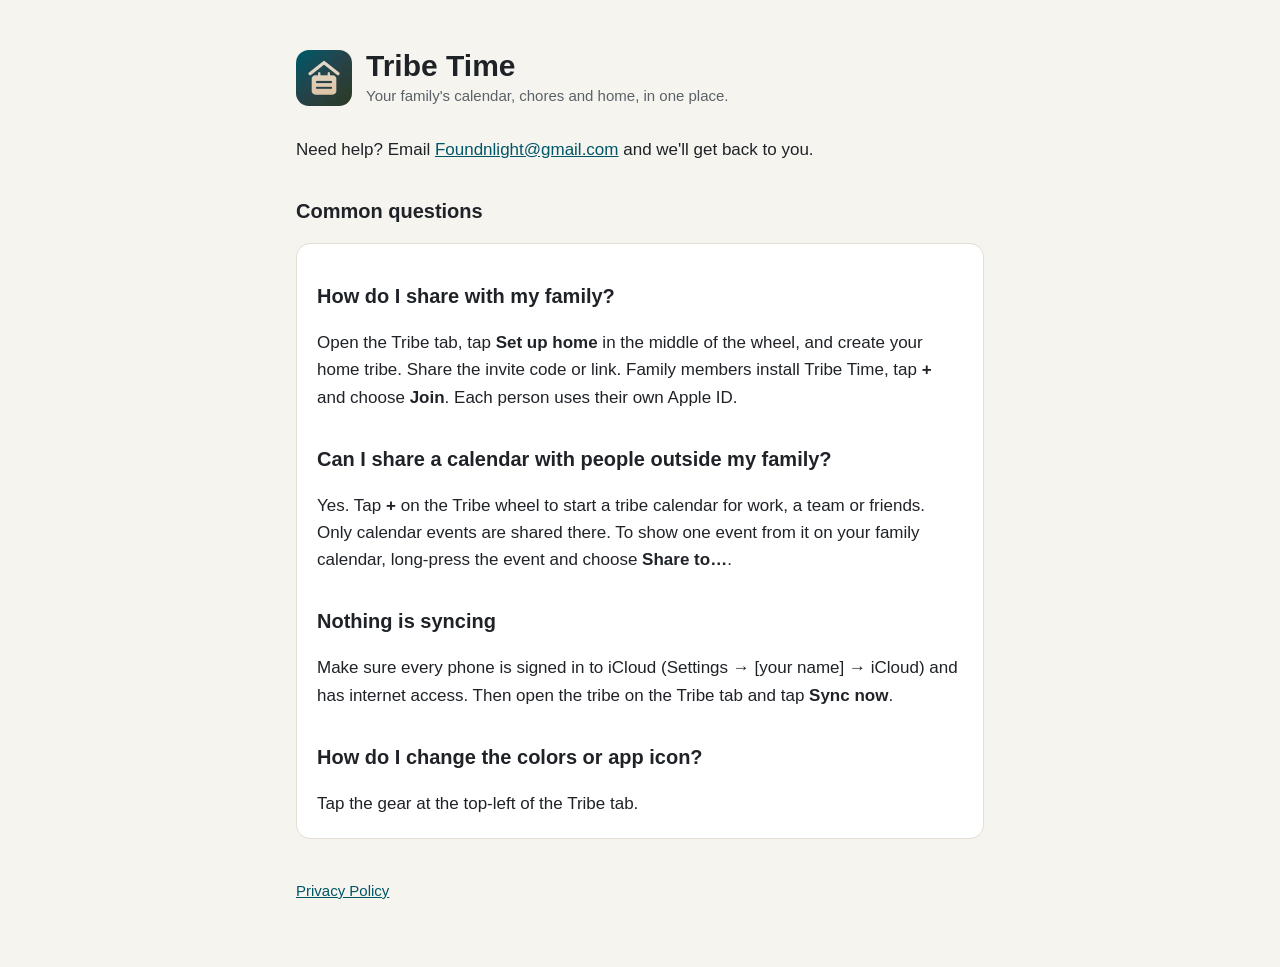
<file: docs/index.html>
<!doctype html>
<html lang="en">
<head>
<meta charset="utf-8">
<meta name="viewport" content="width=device-width, initial-scale=1">
<title>Tribe Time Support</title>
<link rel="stylesheet" href="style.css">
</head>
<body>
<main>
<header><img src="icon.png" alt=""><div><h1>Tribe Time</h1><div class="muted">Your family's calendar, chores and home, in one place.</div></div></header>

<p>Need help? Email <a href="mailto:Foundnlight@gmail.com">Foundnlight@gmail.com</a> and we'll get back to you.</p>

<h2>Common questions</h2>
<div class="card">
<h2>How do I share with my family?</h2>
<p>Open the Tribe tab, tap <strong>Set up home</strong> in the middle of the wheel, and create your home tribe. Share the invite code or link. Family members install Tribe Time, tap <strong>+</strong> and choose <strong>Join</strong>. Each person uses their own Apple ID.</p>
<h2>Can I share a calendar with people outside my family?</h2>
<p>Yes. Tap <strong>+</strong> on the Tribe wheel to start a tribe calendar for work, a team or friends. Only calendar events are shared there. To show one event from it on your family calendar, long-press the event and choose <strong>Share to…</strong>.</p>
<h2>Nothing is syncing</h2>
<p>Make sure every phone is signed in to iCloud (Settings → [your name] → iCloud) and has internet access. Then open the tribe on the Tribe tab and tap <strong>Sync now</strong>.</p>
<h2>How do I change the colors or app icon?</h2>
<p>Tap the gear at the top-left of the Tribe tab.</p>
</div>

<nav><a href="privacy.html">Privacy Policy</a></nav>
</main>
</body>
</html>
</file>
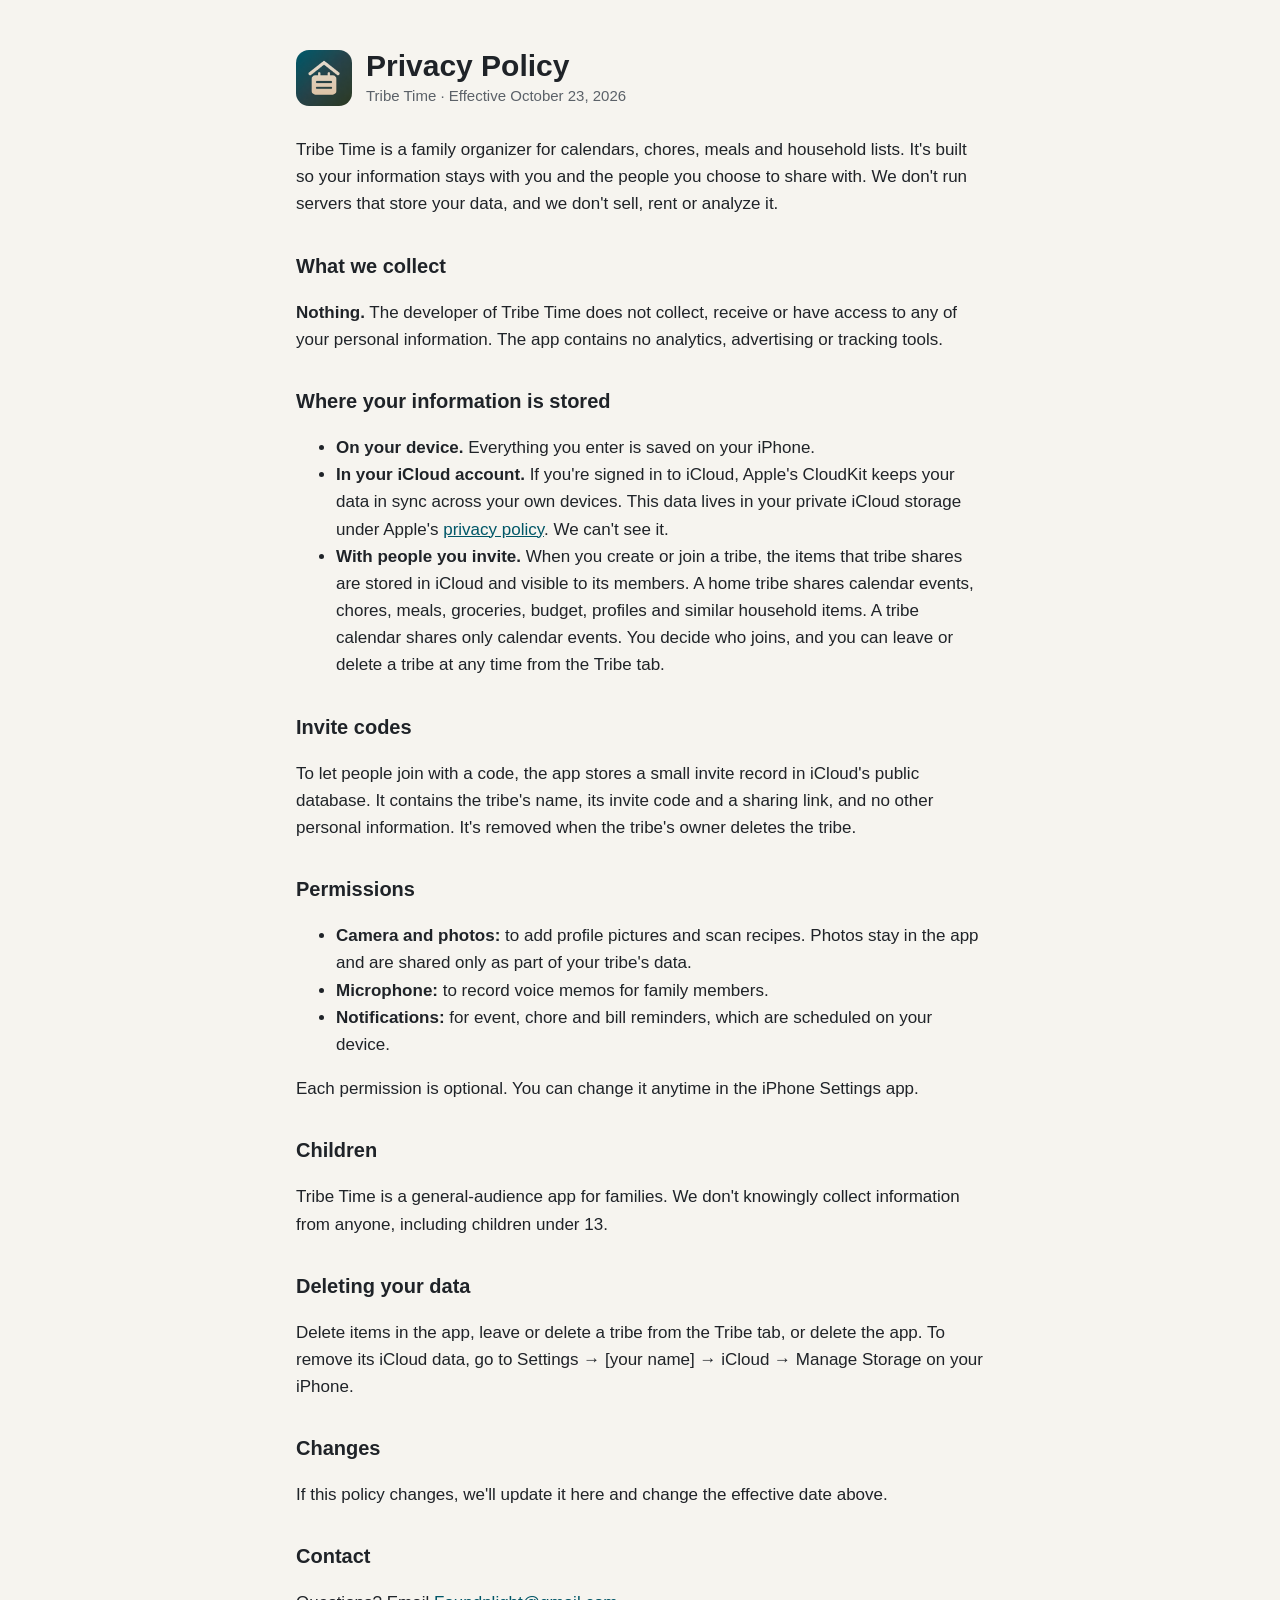
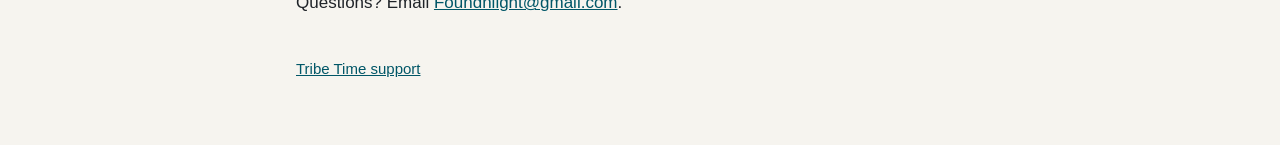
<file: docs/privacy.html>
<!doctype html>
<html lang="en">
<head>
<meta charset="utf-8">
<meta name="viewport" content="width=device-width, initial-scale=1">
<title>Tribe Time Privacy Policy</title>
<link rel="stylesheet" href="style.css">
</head>
<body>
<main>
<header><img src="icon.png" alt=""><div><h1>Privacy Policy</h1><div class="muted">Tribe Time · Effective October 23, 2026</div></div></header>

<p>Tribe Time is a family organizer for calendars, chores, meals and household lists. It's built so your information stays with you and the people you choose to share with. We don't run servers that store your data, and we don't sell, rent or analyze it.</p>

<h2>What we collect</h2>
<p><strong>Nothing.</strong> The developer of Tribe Time does not collect, receive or have access to any of your personal information. The app contains no analytics, advertising or tracking tools.</p>

<h2>Where your information is stored</h2>
<ul>
<li><strong>On your device.</strong> Everything you enter is saved on your iPhone.</li>
<li><strong>In your iCloud account.</strong> If you're signed in to iCloud, Apple's CloudKit keeps your data in sync across your own devices. This data lives in your private iCloud storage under Apple's <a href="https://www.apple.com/legal/privacy/">privacy policy</a>. We can't see it.</li>
<li><strong>With people you invite.</strong> When you create or join a tribe, the items that tribe shares are stored in iCloud and visible to its members. A home tribe shares calendar events, chores, meals, groceries, budget, profiles and similar household items. A tribe calendar shares only calendar events. You decide who joins, and you can leave or delete a tribe at any time from the Tribe tab.</li>
</ul>

<h2>Invite codes</h2>
<p>To let people join with a code, the app stores a small invite record in iCloud's public database. It contains the tribe's name, its invite code and a sharing link, and no other personal information. It's removed when the tribe's owner deletes the tribe.</p>

<h2>Permissions</h2>
<ul>
<li><strong>Camera and photos:</strong> to add profile pictures and scan recipes. Photos stay in the app and are shared only as part of your tribe's data.</li>
<li><strong>Microphone:</strong> to record voice memos for family members.</li>
<li><strong>Notifications:</strong> for event, chore and bill reminders, which are scheduled on your device.</li>
</ul>
<p>Each permission is optional. You can change it anytime in the iPhone Settings app.</p>

<h2>Children</h2>
<p>Tribe Time is a general-audience app for families. We don't knowingly collect information from anyone, including children under 13.</p>

<h2>Deleting your data</h2>
<p>Delete items in the app, leave or delete a tribe from the Tribe tab, or delete the app. To remove its iCloud data, go to Settings → [your name] → iCloud → Manage Storage on your iPhone.</p>

<h2>Changes</h2>
<p>If this policy changes, we'll update it here and change the effective date above.</p>

<h2>Contact</h2>
<p>Questions? Email <a href="mailto:Foundnlight@gmail.com">Foundnlight@gmail.com</a>.</p>

<nav><a href="index.html">Tribe Time support</a></nav>
</main>
</body>
</html>
</file>
<file: docs/style.css>
:root { --ink: #1f2328; --muted: #5b6168; --accent: #005667; --bg: #f6f4ef; --card: #ffffff; --line: #e3dfd5; }
@media (prefers-color-scheme: dark) {
  :root { --ink: #ece9e2; --muted: #a9adb3; --accent: #5f9aa8; --bg: #141615; --card: #1d201f; --line: #2c302e; }
}
* { box-sizing: border-box; }
body { margin: 0; background: var(--bg); color: var(--ink); font: 17px/1.6 -apple-system, BlinkMacSystemFont, "Segoe UI", sans-serif; }
main { max-width: 720px; margin: 0 auto; padding: 48px 16px 64px; }
header { display: flex; align-items: center; gap: 14px; margin-bottom: 28px; }
header img { width: 56px; height: 56px; border-radius: 13px; }
h1 { font-size: 30px; line-height: 1.2; margin: 0; }
h2 { font-size: 20px; margin: 32px 0 8px; }
p, li { color: var(--ink); }
.muted { color: var(--muted); font-size: 15px; }
a { color: var(--accent); }
.card { background: var(--card); border: 1px solid var(--line); border-radius: 14px; padding: 4px 20px; margin-top: 16px; }
nav { margin-top: 40px; font-size: 15px; }
</file>
